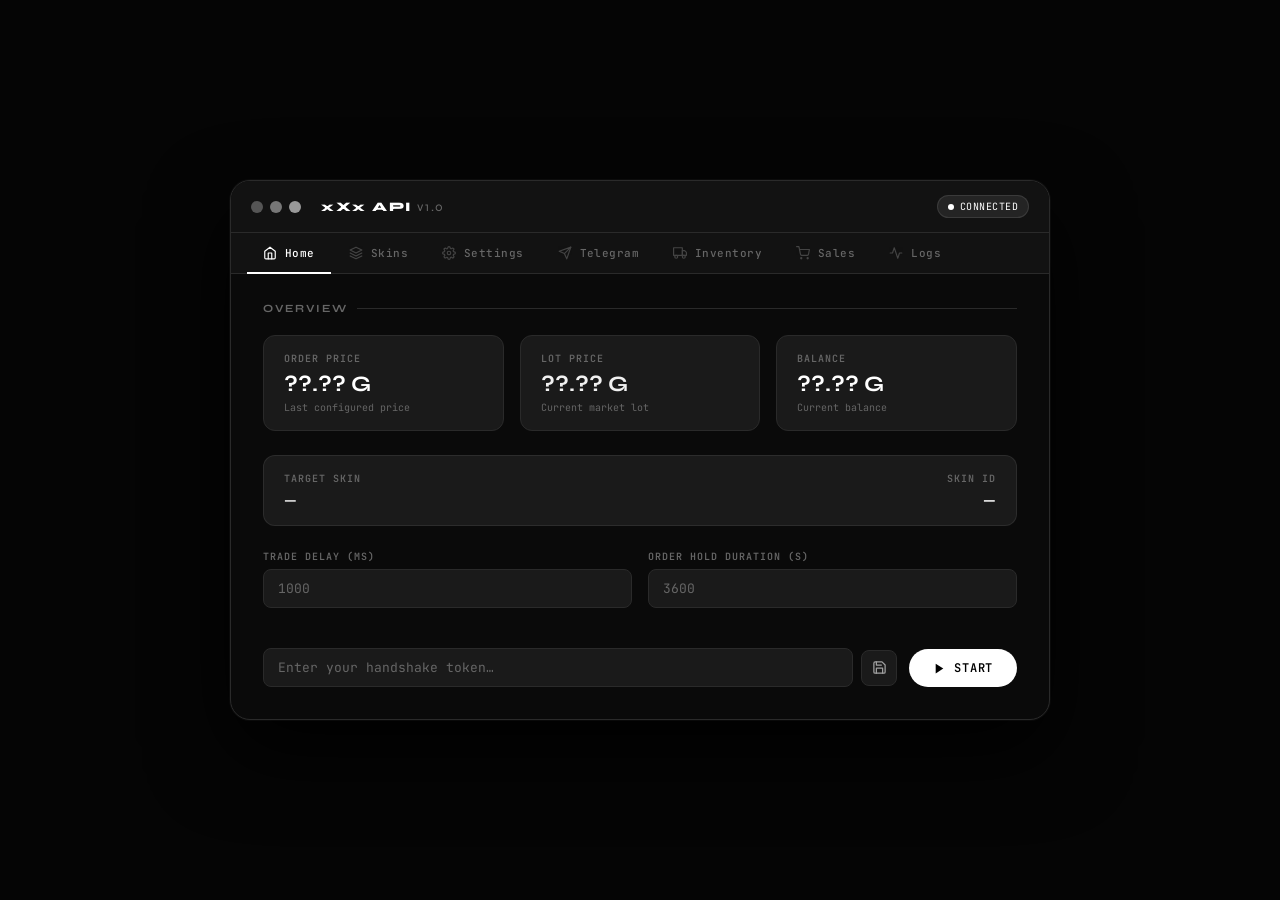
<file: ui/index.html>
<!DOCTYPE html>
<html lang="en">
<head>
<meta charset="utf-8"/>
<meta content="width=device-width, initial-scale=1.0" name="viewport"/>
<title>xXx</title>
<link href="https://fonts.googleapis.com/css2?family=JetBrains+Mono:wght@300;400;500;600;700&amp;family=Syne:wght@400;600;700;800&amp;display=swap" rel="stylesheet"/>
<link href="style.css" rel="stylesheet"/>
</head>
<body>
<div class="window">
<div class="titlebar">
<div class="titlebar-dots">
<div class="dot dot-red"></div>
<div class="dot dot-yellow"></div>
<div class="dot dot-green"></div>
</div>
<span class="app-name">xXx API <span style="color:var(--text3);font-weight:400">v1.0</span></span>
<div class="status-pill"><div class="status-dot"></div> CONNECTED</div>
</div>
<nav class="nav">
<button class="nav-tab active" onclick="switchTab('home', this)">
<svg fill="none" height="14" stroke="currentColor" stroke-linecap="round" stroke-linejoin="round" stroke-width="2" viewbox="0 0 24 24" width="14"><path d="M3 9l9-7 9 7v11a2 2 0 0 1-2 2H5a2 2 0 0 1-2-2z"></path><polyline points="9 22 9 12 15 12 15 22"></polyline></svg>
      Home
    </button>
<button class="nav-tab" onclick="switchTab('skins', this)">
  <svg fill="none" height="14" stroke="currentColor" stroke-linecap="round" stroke-linejoin="round" stroke-width="2" viewbox="0 0 24 24" width="14"><polygon points="12 2 2 7 12 12 22 7 12 2"></polygon><polyline points="2 17 12 22 22 17"></polyline><polyline points="2 12 12 17 22 12"></polyline></svg>
	Skins
	</button>
<button class="nav-tab" onclick="switchTab('settings', this)">
<svg fill="none" height="14" stroke="currentColor" stroke-linecap="round" stroke-linejoin="round" stroke-width="2" viewbox="0 0 24 24" width="14"><circle cx="12" cy="12" r="3"></circle><path d="M19.4 15a1.65 1.65 0 0 0 .33 1.82l.06.06a2 2 0 0 1-2.83 2.83l-.06-.06a1.65 1.65 0 0 0-1.82-.33 1.65 1.65 0 0 0-1 1.51V21a2 2 0 0 1-4 0v-.09A1.65 1.65 0 0 0 9 19.4a1.65 1.65 0 0 0-1.82.33l-.06.06a2 2 0 0 1-2.83-2.83l.06-.06A1.65 1.65 0 0 0 4.68 15a1.65 1.65 0 0 0-1.51-1H3a2 2 0 0 1 0-4h.09A1.65 1.65 0 0 0 4.6 9a1.65 1.65 0 0 0-.33-1.82l-.06-.06a2 2 0 0 1 2.83-2.83l.06.06A1.65 1.65 0 0 0 9 4.68a1.65 1.65 0 0 0 1-1.51V3a2 2 0 0 1 4 0v.09a1.65 1.65 0 0 0 1 1.51 1.65 1.65 0 0 0 1.82-.33l.06-.06a2 2 0 0 1 2.83 2.83l-.06.06A1.65 1.65 0 0 0 19.4 9a1.65 1.65 0 0 0 1.51 1H21a2 2 0 0 1 0 4h-.09a1.65 1.65 0 0 0-1.51 1z"></path></svg>
      Settings
    </button>
<button class="nav-tab" onclick="switchTab('telegram', this)">
<svg fill="none" height="14" stroke="currentColor" stroke-linecap="round" stroke-linejoin="round" stroke-width="2" viewbox="0 0 24 24" width="14"><line x1="22" x2="11" y1="2" y2="13"></line><polygon points="22 2 15 22 11 13 2 9 22 2"></polygon></svg>
      Telegram
    </button>
<button class="nav-tab" onclick="switchTab('inventory', this)">
<svg fill="none" height="14" stroke="currentColor" stroke-linecap="round" stroke-linejoin="round" stroke-width="2" viewbox="0 0 24 24" width="14"><rect height="13" width="15" x="1" y="3"></rect><polygon points="16 8 20 8 23 11 23 16 16 16 16 8"></polygon><circle cx="5.5" cy="18.5" r="2.5"></circle><circle cx="18.5" cy="18.5" r="2.5"></circle></svg>
      Inventory
    </button>
<button class="nav-tab" onclick="switchTab('sales', this)">
  <svg fill="none" height="14" stroke="currentColor" stroke-linecap="round" stroke-linejoin="round" stroke-width="2" viewbox="0 0 24 24" width="14"><circle cx="9" cy="21" r="1"></circle><circle cx="20" cy="21" r="1"></circle><path d="M1 1h4l2.68 13.39a2 2 0 0 0 2 1.61h9.72a2 2 0 0 0 2-1.61L23 6H6"></path></svg>
	  Sales
	</button>
<button class="nav-tab" onclick="switchTab('logs', this)">
<svg fill="none" height="14" stroke="currentColor" stroke-linecap="round" stroke-linejoin="round" stroke-width="2" viewbox="0 0 24 24" width="14"><polyline points="22 12 18 12 15 21 9 3 6 12 2 12"></polyline></svg>
      Logs
    </button>
</nav>
<div class="content">
<div class="tab-panel active" id="panel-home">
<div class="section-title">Overview</div>

<div class="home-grid">
<div class="stat-card">
	<div class="stat-card-label">Order Price</div>
	<div class="stat-card-value accent" id="order-price-display">??.?? G</div>
	<div class="stat-card-sub">Last configured price</div>
</div>
<div class="stat-card">
	<div class="stat-card-label">Lot Price</div>
	<div class="stat-card-value" id="lot-price-display">??.?? G</div>
	<div class="stat-card-sub">Current market lot</div>
</div>
	<div class="stat-card">
	<div class="stat-card-label">Balance</div>
	<div class="stat-card-value accent" id="balance-display">??.?? G</div>
	<div class="stat-card-sub">Current balance</div>
</div>
</div>

<div class="stat-card" style="margin-bottom: 24px; display: flex; justify-content: space-between; align-items: center; border-color: var(--accent-dim);">
  <div>
    <div class="stat-card-label">Target Skin</div>
    <div class="stat-card-value" id="home-skin-name" style="font-size: 15px;">—</div>
  </div>
  <div style="text-align: right;">
    <div class="stat-card-label">Skin ID</div>
    <div class="stat-card-value accent" id="home-skin-id" style="font-size: 15px;">—</div>
  </div>
</div>

<div class="settings-row">
<div class="field">
<label>Trade Delay (ms)</label>
<input id="trade-delay" placeholder="1000" type="text"/>
</div>
<div class="field">
<label>Order Hold Duration (s)</label>
<input id="order-hold" placeholder="3600" type="text"/>
</div>
</div>


<div class="bottom-row">
<div class="handshake-row">
<input id="handshake-input" placeholder="Enter your handshake token…" type="text"/>
<button class="btn btn-ghost btn-icon" onclick="saveHandshake()" title="Save handshake">
<svg fill="none" height="15" stroke="currentColor" stroke-linecap="round" stroke-linejoin="round" stroke-width="2" viewbox="0 0 24 24" width="15"><path d="M19 21H5a2 2 0 0 1-2-2V5a2 2 0 0 1 2-2h11l5 5v11a2 2 0 0 1-2 2z"></path><polyline points="17 21 17 13 7 13 7 21"></polyline><polyline points="7 3 7 8 15 8"></polyline></svg>
</button>
</div>
<button class="btn btn-primary" id="start-btn" onclick="toggleBot()">
<svg fill="currentColor" height="13" viewbox="0 0 24 24" width="13"><polygon points="5 3 19 12 5 21 5 3"></polygon></svg>
          START
        </button>
</div>
</div>

<div class="tab-panel" id="panel-skins">
    <div class="section-title">Skin Selector</div>

    <div class="settings-row">
        <div class="field">
            <label>Category / Weapon</label>
            <select id="weapon-select"><option>Loading...</option></select>
        </div>
        <div class="field">
            <label>Skin</label>
            <select id="skin-name-select"><option>—</option></select>
        </div>
    </div>

    <div class="toggle-card">
      <div class="toggle-info">
        <div class="toggle-title">StatTrak™</div>
        <div class="toggle-sub">Select StatTrak version if available</div>
      </div>
      <label class="toggle-switch">
        <input id="is-stattrak" type="checkbox" onchange="updateSniperTarget()">
        <div class="toggle-track"></div>
        <div class="toggle-thumb"></div>
      </label>
    </div>

    <div class="stat-card" style="margin-top:20px;">
      <div class="stat-card-label">Selected Skin ID</div>
      <div class="stat-card-value accent" id="final-skin-id">—</div>
    </div>
</div>

<div class="tab-panel" id="panel-settings">
<div class="section-title">Trading Mode</div>
<div class="radio-group" id="mode-group">
<label class="radio-option selected" onclick="selectMode(this)">
<input checked="" name="mode" type="radio" value="custom"/>
<div class="radio-circle"><div class="radio-dot"></div></div>
<div>
<div class="radio-text">Custom Price</div>
<div class="radio-desc">Manually set a fixed order price for all trades</div>
</div>
</label>
<label class="radio-option" onclick="selectMode(this)">
<input name="mode" type="radio" value="random"/>
<div class="radio-circle"><div class="radio-dot"></div></div>
<div>
<div class="radio-text">Random Price</div>
<div class="radio-desc">Randomize price within a defined min/max range</div>
</div>
</label>
<label class="radio-option" onclick="selectMode(this)">
<input name="mode" type="radio" value="outbid"/>
<div class="radio-circle"><div class="radio-dot"></div></div>
<div>
<div class="radio-text">Outbid Under Lot</div>
<div class="radio-desc">Automatically undercut the current lowest listing</div>
</div>
</label>
</div>
<div class="divider"></div>
<div class="section-title">Parameters</div>
<div class="settings-row param-group" id="group-custom" style="display: grid;">
<div class="field">
<label>Custom Price (G)</label>
<input id="custom-price" placeholder="10.50" type="text"/>
</div>
</div>

<div class="settings-row param-group" id="group-outbid">
<div class="field">
<label>Outbid Delta (G)</label>
<input id="outbid-delta" placeholder="0.01" type="text"/>
</div>

</div>
</div>
<div class="tab-panel" id="panel-telegram">
<div class="section-title">Telegram Bot</div>
<div class="toggle-card">
<div class="toggle-info">
<div class="toggle-title">Telegram Notifications</div>
<div class="toggle-sub">Receive trade alerts and bot status updates via Telegram</div>
</div>
<label class="toggle-switch" id="tg-toggle-wrap">
<input id="tg-toggle" onchange="handleTgToggle(this)" type="checkbox"/>
<div class="toggle-track"></div>
<div class="toggle-thumb"></div>
</label>
</div>
<div id="tg-fields" style="opacity:0.4;pointer-events:none;transition:opacity 0.3s">
<div class="section-title">Credentials</div>
<div class="tg-fields">
<div class="field">
<label>Bot Token</label>
<input id="bot-token" placeholder="110201543:AAHdqTcvCH1vGWJxfSeofSAs0K5PALDsaw" type="password"/>
</div>
<div class="field">
<label>Chat ID</label>
<input id="chat-id" placeholder="-1001234567890" type="text"/>
</div>
</div>
<div class="divider"></div>
<div class="section-title">Notifications</div>
<div class="settings-row">
    <div class="field">
        <label>Notify on (Сповіщення)</label>
        <div style="display: flex; flex-direction: column; gap: 12px; margin-top: 10px; padding-right: 10px;">

            <div style="display: flex; justify-content: space-between; align-items: center;">
                <span style="font-size: 13px; color: var(--text2);">Купівля скіна (Снайп)</span>
                <label class="toggle-switch">
                    <input id="tg-notify-buy" type="checkbox" checked>
                    <div class="toggle-track"></div>
                    <div class="toggle-thumb"></div>
                </label>
            </div>

            <div style="display: flex; justify-content: space-between; align-items: center;">
                <span style="font-size: 13px; color: var(--text2);">Продаж скіна (Лот купили)</span>
                <label class="toggle-switch">
                    <input id="tg-notify-sell" type="checkbox" checked>
                    <div class="toggle-track"></div>
                    <div class="toggle-thumb"></div>
                </label>
            </div>

            <div style="display: flex; justify-content: space-between; align-items: center;">
                <span style="font-size: 13px; color: var(--text2);">Старт / Стоп бота</span>
                <label class="toggle-switch">
                    <input id="tg-notify-status" type="checkbox" checked>
                    <div class="toggle-track"></div>
                    <div class="toggle-thumb"></div>
                </label>
            </div>

        </div>
    </div>
</div>
</div>
</div>
</div>
<div class="tab-panel" id="panel-inventory">
<div class="inv-toolbar">
<button class="btn btn-ghost btn-sm" onclick="loadInventory()">Refresh</button>
<div class="section-title" style="margin-bottom:0;flex:none">Skins</div>
<input placeholder="Search inventory…" style="width:300px;margin-bottom:0" type="text"/>
<div class="inv-count" id="inv-count">0 items</div>
</div>
<div class="inv-grid" id="inv-grid">
</div>
</div>
<div class="tab-panel" id="panel-sales">
  <div class="inv-toolbar">
    <button class="btn btn-ghost btn-sm" onclick="loadSales()">Refresh Sales</button>
    <div class="section-title" style="margin-bottom:0;flex:none">Items on Market</div>
    <div class="inv-count" id="sales-count">0 items</div>
  </div>
  <div class="inv-grid" id="sales-grid"></div>
</div>
<div class="tab-panel" id="panel-logs">
<div class="logs-toolbar">
<div class="section-title" style="margin-bottom:0;flex:none">Console</div>
<span class="log-level-badge badge-all active" data-level="ALL">ALL</span>
<span class="log-level-badge badge-info" data-level="INFO">INFO</span>
<span class="log-level-badge badge-warn" data-level="WARN">WARN</span>
<span class="log-level-badge badge-error" data-level="ERROR">ERROR</span>
<button class="btn btn-ghost btn-sm" onclick="clearLogs()" style="margin-left:auto">
<svg fill="none" height="11" stroke="currentColor" stroke-linecap="round" stroke-linejoin="round" stroke-width="2" viewbox="0 0 24 24" width="11"><polyline points="3 6 5 6 21 6"></polyline><path d="M19 6l-1 14a2 2 0 0 1-2 2H8a2 2 0 0 1-2-2L5 6"></path><path d="M10 11v6"></path><path d="M14 11v6"></path></svg>
          Clear
        </button>
</div>
<div class="log-console" id="log-console"></div>
</div>
</div></div>

<div class="modal-overlay" id="sell-modal">
<div class="modal">
<div class="modal-title">Sell Skin</div>
<div class="modal-sub" id="modal-skin-name">Set a price for your item</div>
<div class="field">
<label>Sale Price (G)</label>
<input id="sell-price-input" placeholder="0.00" type="text"/>
</div>
<div style="display:flex;align-items:center;justify-content:space-between;font-size:10px;color:var(--text3)">
<span>Market avg: <span id="modal-market-price" style="color:var(--text)">—</span></span>
<span>You'll receive ~<span id="modal-receive" style="color:var(--text2)">—</span></span>
</div>
<div class="modal-actions">
<button class="btn btn-ghost" onclick="closeModal()">Cancel</button>
<button class="btn btn-primary" onclick="confirmSell()">
<svg fill="none" height="12" stroke="currentColor" stroke-linecap="round" stroke-linejoin="round" stroke-width="2.5" viewbox="0 0 24 24" width="12"><polyline points="20 6 9 17 4 12"></polyline></svg>
        Confirm Sale
      </button>
</div>
</div>
</div>

<script src="script.js"></script></body>
</html>
</file>
<file: ui/style.css>
/* ── ЦВЕТОВАЯ ПАЛИТРА (МОНОХРОМ) ── */
:root {
  --bg: #050505;
  --surface: #0a0a0a;
  --surface2: #121212;
  --surface3: #1a1a1a;
  --border: #2a2a2a;
  --border2: #3a3a3a;
  --accent: #ffffff;
  --accent2: #cccccc;
  --accent-dim: rgba(255,255,255,0.08);
  --accent-glow: rgba(255,255,255,0.15);
  --text: #f0f0f0;
  --text2: #a0a0a0;
  --text3: #666666;
  
  --danger: #d4d4d4;
  --danger-dim: rgba(255,255,255,0.05);
  --warn: #b0b0b0;
  --warn-dim: rgba(255,255,255,0.05);
  --blue: #e0e0e0;
  --blue-dim: rgba(255,255,255,0.05);
  
  --radius: 12px;
  --radius-sm: 8px;
  --radius-lg: 16px;
}

*, *::before, *::after { box-sizing: border-box; margin: 0; padding: 0; }

body {
  font-family: 'JetBrains Mono', monospace;
  background: var(--bg);
  color: var(--text);
  height: 100vh;
  margin: 0;
  overflow: hidden; /* Забороняє прокрутку всього вікна */
  display: flex;
  align-items: center;
  justify-content: center;
  padding: 20px;
}

/* ── WINDOW ── */
.window {
  width: 820px;
  height: 540px;
  background: var(--surface);
  border: 1px solid var(--border);
  border-radius: 20px;
  overflow: hidden;
  box-shadow:
    0 0 0 1px rgba(255,255,255,0.03),
    0 32px 80px rgba(0,0,0,0.9);
  display: flex;
  flex-direction: column;
}

/* ── TITLEBAR ── */
.titlebar {
  background: var(--surface2);
  border-bottom: 1px solid var(--border);
  padding: 0 20px;
  height: 52px;
  display: flex;
  align-items: center;
  gap: 0;
  flex-shrink: 0;
}
.titlebar-dots {
  display: flex;
  gap: 7px;
  margin-right: 20px;
}
.dot {
  width: 12px; height: 12px;
  border-radius: 50%;
}
.dot-red { background: #555; }
.dot-yellow { background: #777; }
.dot-green { background: #999; }

.app-name {
  font-family: 'Syne', sans-serif;
  font-weight: 800;
  font-size: 13px;
  color: var(--accent);
  letter-spacing: 0.12em;
  margin-right: auto;
}
.status-pill {
  display: flex;
  align-items: center;
  gap: 6px;
  background: var(--accent-dim);
  border: 1px solid rgba(255,255,255,0.1);
  border-radius: 100px;
  padding: 4px 10px;
  font-size: 10px;
  color: var(--accent);
  letter-spacing: 0.05em;
}
.status-dot {
  width: 6px; height: 6px;
  border-radius: 50%;
  background: var(--accent);
  animation: pulse 2s infinite;
}
@keyframes pulse {
  0%, 100% { opacity: 1; }
  50% { opacity: 0.3; }
}

/* ── NAV ── */
.nav {
  background: var(--surface2);
  border-bottom: 1px solid var(--border);
  display: flex;
  padding: 0 16px;
  gap: 2px;
  flex-shrink: 0;
}
.nav-tab {
  display: flex;
  align-items: center;
  gap: 8px;
  padding: 12px 16px;
  cursor: pointer;
  border: none;
  background: transparent;
  color: var(--text3);
  font-family: 'JetBrains Mono', monospace;
  font-size: 11px;
  font-weight: 500;
  letter-spacing: 0.04em;
  border-bottom: 2px solid transparent;
  transition: all 0.2s;
  white-space: nowrap;
  position: relative;
  top: 1px;
}
.nav-tab svg { opacity: 0.6; transition: opacity 0.2s; }
.nav-tab:hover { color: var(--text2); }
.nav-tab:hover svg { opacity: 0.8; }
.nav-tab.active {
  color: var(--accent);
  border-bottom-color: var(--accent);
}
.nav-tab.active svg { opacity: 1; }

/* ── CONTENT ── */
.content {
  flex: 1;
  overflow: hidden;
  position: relative;
}
.tab-panel {
  display: none;
  height: 100%;
  padding: 28px 32px;
  animation: fadeIn 0.2s ease;
  overflow-y: auto;
}
.tab-panel.active { 
  display: block; 
  flex-grow: 1;
}
@keyframes fadeIn {
  from { opacity: 0; transform: translateY(4px); }
  to { opacity: 1; transform: translateY(0); }
}

/* ── SHARED FORM ELEMENTS ── */
label {
  display: block;
  font-size: 10px;
  font-weight: 600;
  letter-spacing: 0.1em;
  text-transform: uppercase;
  color: var(--text3);
  margin-bottom: 6px;
}
.field { margin-bottom: 20px; }
input[type="text"], input[type="password"], select, textarea {
  width: 100%;
  background: var(--surface3);
  border: 1px solid var(--border);
  border-radius: var(--radius-sm);
  color: var(--text);
  font-family: 'JetBrains Mono', monospace;
  font-size: 13px;
  padding: 10px 14px;
  outline: none;
  transition: border-color 0.2s, box-shadow 0.2s;
  appearance: none;
}
input[type="text"]:focus, input[type="password"]:focus, select:focus, textarea:focus {
  border-color: var(--accent);
  box-shadow: 0 0 0 3px var(--accent-dim);
}
input::placeholder { color: var(--text3); }
select {
  background-image: url("data:image/svg+xml,%3Csvg xmlns='http://www.w3.org/2000/svg' width='12' height='8' viewBox='0 0 12 8'%3E%3Cpath d='M1 1l5 5 5-5' stroke='%23666666' stroke-width='1.5' fill='none' stroke-linecap='round' stroke-linejoin='round'/%3E%3C/svg%3E");
  background-repeat: no-repeat;
  background-position: right 14px center;
  padding-right: 38px;
  cursor: pointer;
}
select option { background: var(--surface3); }
textarea { resize: none; line-height: 1.6; }

/* ── BUTTONS ── */
.btn {
  display: inline-flex;
  align-items: center;
  justify-content: center;
  gap: 8px;
  padding: 11px 24px;
  border-radius: 100px;
  border: none;
  cursor: pointer;
  font-family: 'JetBrains Mono', monospace;
  font-size: 12px;
  font-weight: 600;
  letter-spacing: 0.06em;
  text-transform: uppercase;
  transition: all 0.2s;
}
.btn-primary {
  background: var(--accent);
  color: #000000;
}
.btn-primary:hover {
  background: #e0e0e0;
  box-shadow: 0 0 20px var(--accent-glow);
  transform: translateY(-1px);
}
.btn-primary:active { transform: translateY(0); }
.btn-ghost {
  background: var(--surface3);
  color: var(--text2);
  border: 1px solid var(--border);
}
.btn-ghost:hover { border-color: var(--border2); color: var(--text); }
.btn-danger {
  background: var(--surface3);
  color: var(--text);
  border: 1px solid var(--border);
}
.btn-danger:hover {
  background: #2a2a2a;
  color: #fff;
  border-color: #555;
}
.btn-sm {
  padding: 7px 14px;
  font-size: 10px;
}
.btn-icon {
  width: 36px; height: 36px;
  padding: 0;
  border-radius: var(--radius-sm);
}

/* ── SECTION TITLE ── */
.section-title {
  font-family: 'Syne', sans-serif;
  font-size: 11px;
  font-weight: 700;
  letter-spacing: 0.15em;
  text-transform: uppercase;
  color: var(--text3);
  margin-bottom: 20px;
  display: flex;
  align-items: center;
  gap: 10px;
}
.section-title::after {
  content: '';
  flex: 1;
  height: 1px;
  background: var(--border);
}

/* ════════════════════════
   TAB 1 — HOME
════════════════════════ */
.home-grid {
  display: grid;
  grid-template-columns: 1fr 1fr 1fr;
  gap: 16px;
  margin-bottom: 24px;
}
.stat-card {
  background: var(--surface3);
  border: 1px solid var(--border);
  border-radius: var(--radius);
  padding: 16px 20px;
}
.stat-card-label {
  font-size: 10px;
  font-weight: 600;
  letter-spacing: 0.1em;
  text-transform: uppercase;
  color: var(--text3);
  margin-bottom: 6px;
}
.stat-card-value {
  font-family: 'Syne', sans-serif;
  font-size: 22px;
  font-weight: 700;
  color: var(--text);
}
.stat-card-value.accent { color: var(--accent); }
.stat-card-sub {
  font-size: 10px;
  color: var(--text3);
  margin-top: 4px;
}

.bottom-row {
  display: flex;
  align-items: flex-end;
  gap: 12px;
  margin-top: 20px;
}
.bottom-row .field { margin-bottom: 0; flex: 1; }
.handshake-row {
  display: flex;
  gap: 8px;
  align-items: center;
  flex: 2;
}
.handshake-row input { flex: 1; }

/* ════════════════════════
   TAB 2 — SETTINGS
════════════════════════ */
.radio-group { display: flex; flex-direction: column; gap: 10px; margin-bottom: 20px; }
.radio-option {
  display: flex;
  align-items: center;
  gap: 14px;
  background: var(--surface3);
  border: 1px solid var(--border);
  border-radius: var(--radius-sm);
  padding: 14px 18px;
  cursor: pointer;
  transition: all 0.2s;
}
.radio-option:hover { border-color: var(--border2); }
.radio-option.selected {
  border-color: var(--text2);
  background: var(--surface2);
}
.radio-option input[type="radio"] { display: none; }
.radio-circle {
  width: 18px; height: 18px;
  border-radius: 50%;
  border: 2px solid var(--border2);
  display: flex; align-items: center; justify-content: center;
  flex-shrink: 0;
  transition: border-color 0.2s;
}
.radio-option.selected .radio-circle {
  border-color: var(--accent);
}
.radio-dot {
  width: 8px; height: 8px;
  border-radius: 50%;
  background: var(--accent);
  display: none;
}
.radio-option.selected .radio-dot { display: block; }
.radio-text { font-size: 13px; color: var(--text2); }
.radio-option.selected .radio-text { color: var(--text); }
.radio-desc { font-size: 10px; color: var(--text3); margin-top: 2px; }

.settings-row {
  display: grid;
  grid-template-columns: 1fr 1fr;
  gap: 16px;
}
.param-group {
  display: none; 
  margin-bottom: 16px;
}

/* ════════════════════════
   TAB 3 — TELEGRAM
════════════════════════ */
.toggle-card {
  background: var(--surface3);
  border: 1px solid var(--border);
  border-radius: var(--radius);
  padding: 18px 22px;
  display: flex;
  align-items: center;
  justify-content: space-between;
  margin-bottom: 24px;
}
.toggle-info { flex: 1; }
.toggle-title {
  font-family: 'Syne', sans-serif;
  font-size: 14px;
  font-weight: 700;
  color: var(--text);
  margin-bottom: 4px;
}
.toggle-sub { font-size: 11px; color: var(--text3); }
.toggle-switch {
  position: relative;
  width: 50px; height: 28px;
  cursor: pointer;
  flex-shrink: 0;
}
.toggle-switch input { display: none; }
.toggle-track {
  width: 100%; height: 100%;
  background: var(--surface2);
  border: 1px solid var(--border2);
  border-radius: 100px;
  transition: all 0.3s;
}
.toggle-switch input:checked ~ .toggle-track {
  background: var(--accent);
  border-color: var(--accent);
}
.toggle-thumb {
  position: absolute;
  top: 4px; left: 4px;
  width: 20px; height: 20px;
  background: #000;
  border-radius: 50%;
  transition: transform 0.3s;
  box-shadow: 0 1px 4px rgba(0,0,0,0.4);
}
.toggle-switch input:checked ~ .toggle-track ~ .toggle-thumb,
.toggle-switch input:checked + .toggle-track + .toggle-thumb {
  transform: translateX(22px);
}
.toggle-switch input:disabled + .toggle-track {
  opacity: 0.5;
  cursor: not-allowed;
}
.toggle-switch input:disabled {
  cursor: not-allowed;
}
.tg-fields { display: grid; grid-template-columns: 1fr 1fr; gap: 16px; }

/* ════════════════════════
   TAB 4 — INVENTORY
════════════════════════ */
.inv-toolbar {
    display: flex;
    gap: 12px;
    align-items: center;
    margin-bottom: 20px;
}

    .inv-toolbar input {
        width: 220px;
        flex: none;
    }

.inv-count {
    margin-left: auto;
    font-size: 11px;
    color: var(--text3);
    background: var(--surface3);
    border: 1px solid var(--border);
    padding: 6px 12px;
    border-radius: 100px;
}

.inv-grid {
    display: flex;
    flex-direction: column;
    gap: 8px;
}

.skin-card {
    background: var(--surface3);
    border: 1px solid var(--border);
    border-radius: var(--radius-sm);
    padding: 8px 12px;
    transition: border-color 0.2s;
}

    .skin-card:hover {
        border-color: var(--border2);
    }

.skin-info {
    display: flex;
    align-items: center;
    justify-content: space-between;
    width: 100%;
    padding: 0;
    gap: 12px;
}

.skin-name {
    font-size: 11px;
    font-weight: 600;
    color: var(--text2);
    flex: 1;
    white-space: nowrap;
    overflow: hidden;
    text-overflow: ellipsis;
    margin-bottom: 0;
}

.skin-wear {
    font-size: 10px;
    width: 90px;
    text-align: center;
    margin-bottom: 0;
}

.skin-price {
    font-family: 'Syne', sans-serif;
    font-size: 13px;
    font-weight: 700;
    color: var(--text);
}

.skin-sell-row {
    display: flex;
    align-items: center;
    width: 220px;
    margin-top: 0;
}
/* MODAL */
.modal-overlay {
  display: none;
  position: fixed;
  inset: 0;
  background: rgba(0,0,0,0.85);
  backdrop-filter: blur(4px);
  z-index: 1000;
  align-items: center;
  justify-content: center;
}
.modal-overlay.open { display: flex; }
.modal {
  background: var(--surface);
  border: 1px solid var(--border2);
  border-radius: var(--radius-lg);
  padding: 28px;
  width: 360px;
  box-shadow: 0 32px 80px rgba(0,0,0,0.9), 0 0 0 1px rgba(255,255,255,0.05);
  animation: modalIn 0.25s cubic-bezier(0.34,1.56,0.64,1);
}
@keyframes modalIn {
  from { opacity: 0; transform: scale(0.9); }
  to { opacity: 1; transform: scale(1); }
}
.modal-title {
  font-family: 'Syne', sans-serif;
  font-size: 16px;
  font-weight: 800;
  margin-bottom: 6px;
}
.modal-sub { font-size: 11px; color: var(--text3); margin-bottom: 20px; }
.modal-actions { display: flex; gap: 10px; margin-top: 20px; }
.modal-actions .btn { flex: 1; }

/* ════════════════════════
   TAB 5 — LOGS
════════════════════════ */
.logs-toolbar {
  display: flex;
  gap: 10px;
  align-items: center;
  margin-bottom: 14px;
}
.log-level-badge {
  padding: 4px 10px;
  border-radius: 100px;
  font-size: 9px;
  font-weight: 700;
  letter-spacing: 0.1em;
  text-transform: uppercase;
  cursor: pointer;
  border: 1px solid transparent;
  transition: all 0.15s;
}
.badge-all { background: var(--surface3); color: var(--text2); border-color: var(--border); }
.badge-all.active, .badge-all:hover { border-color: var(--border2); color: var(--text); }
.badge-info { background: rgba(255,255,255,0.05); color: #ccc; border-color: rgba(255,255,255,0.1); }
.badge-warn { background: rgba(255,255,255,0.1); color: #fff; border-color: rgba(255,255,255,0.2); }
.badge-error { background: rgba(255,255,255,0.15); color: #fff; border-color: rgba(255,255,255,0.3); }

.log-console {
  background: var(--bg);
  border: 1px solid var(--border);
  border-radius: var(--radius);
  padding: 16px;
  height: 340px;
  overflow-y: auto;
  font-size: 11.5px;
  line-height: 1.8;
}
.log-console::-webkit-scrollbar { width: 6px; }
.log-console::-webkit-scrollbar-track { background: transparent; }
.log-console::-webkit-scrollbar-thumb { background: var(--border2); border-radius: 3px; }
.log-line { display: flex; gap: 12px; }
.log-time { color: var(--text3); flex-shrink: 0; }
.log-tag {
  flex-shrink: 0;
  width: 40px;
  font-weight: 700;
  font-size: 9px;
  letter-spacing: 0.08em;
}
.log-tag.INFO { color: #aaa; }
.log-tag.WARN { color: #ddd; }
.log-tag.ERR  { color: #fff; }
.log-tag.OK   { color: #fff; }
.log-msg { color: var(--text2); }
.log-msg.highlight { color: var(--text); }

/* SCROLLBARS */
.tab-panel::-webkit-scrollbar { width: 6px; }
.tab-panel::-webkit-scrollbar-track { background: transparent; }
.tab-panel::-webkit-scrollbar-thumb { background: var(--border2); border-radius: 3px; }

/* DIVIDER */
.divider {
  height: 1px;
  background: var(--border);
  margin: 24px 0;
}
</file>
